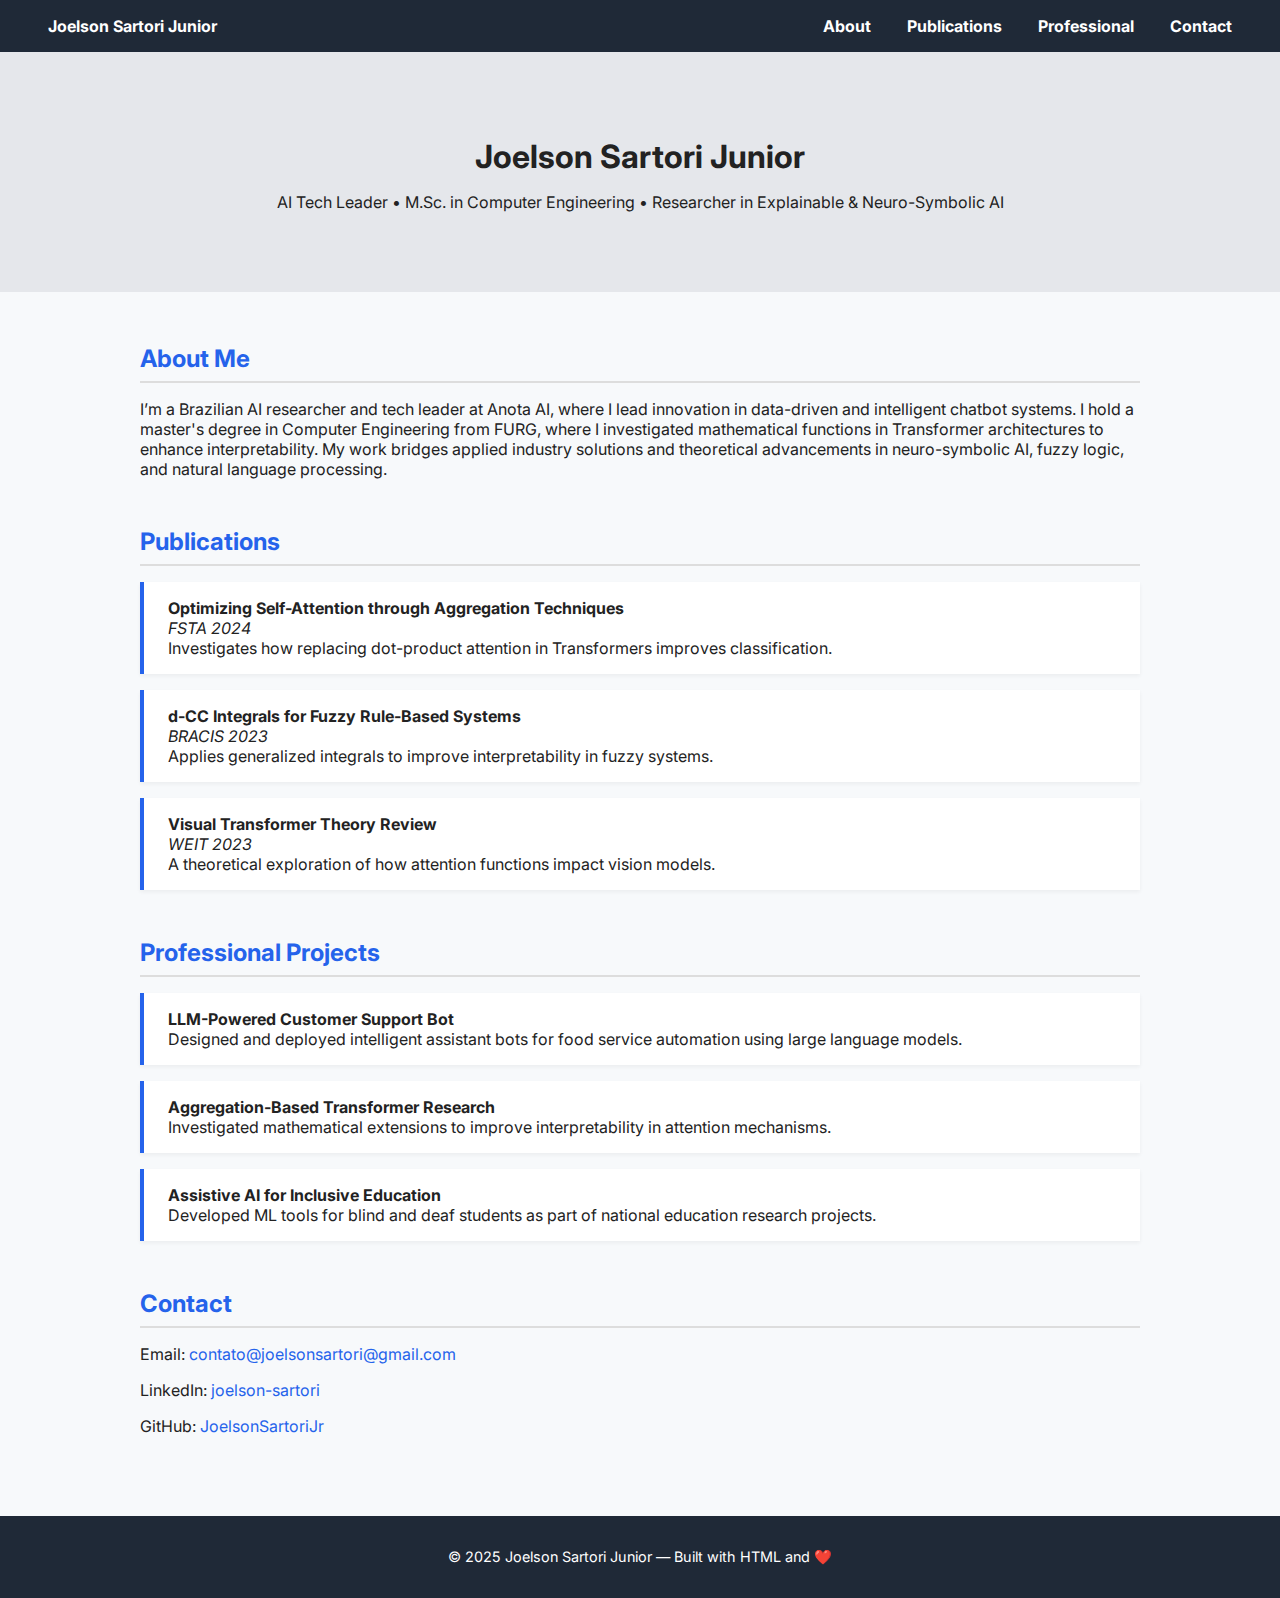
<file: index.html>
<!DOCTYPE html>
<html lang="en">
<head>
  <meta charset="UTF-8" />
  <meta name="viewport" content="width=device-width, initial-scale=1.0" />
  <title>Joelson Sartori Junior | AI Tech Leader & Researcher</title>
  <link href="https://fonts.googleapis.com/css2?family=Inter:wght@400;700&display=swap" rel="stylesheet">
  <style>
    :root {
      --primary: #2563eb;
      --background: #f7f9fb;
      --foreground: #222;
      --header-bg: #e5e7eb;
      --nav-bg: #1f2937;
      --white: #fff;
    }

    body {
      font-family: 'Inter', sans-serif;
      margin: 0;
      background-color: var(--background);
      color: var(--foreground);
    }

    nav {
      background-color: var(--nav-bg);
      padding: 1rem 2rem;
      display: flex;
      justify-content: space-between;
      align-items: center;
      flex-wrap: wrap;
    }

    nav a {
      color: var(--white);
      margin: 0 1rem;
      text-decoration: none;
      font-weight: bold;
    }

    header {
      background-color: var(--header-bg);
      padding: 4rem 2rem;
      text-align: center;
    }

    header h1 {
      margin-bottom: 0.5rem;
    }

    .container {
      max-width: 1000px;
      margin: auto;
      padding: 2rem;
    }

    section {
      margin-bottom: 3rem;
    }

    h2 {
      border-bottom: 2px solid #ddd;
      padding-bottom: 0.5rem;
      margin-bottom: 1rem;
      color: var(--primary);
    }

    .card {
      background-color: var(--white);
      padding: 1rem 1.5rem;
      margin-bottom: 1rem;
      border-left: 4px solid var(--primary);
      box-shadow: 0 2px 4px rgba(0, 0, 0, 0.05);
    }

    a {
      color: var(--primary);
      text-decoration: none;
    }

    footer {
      background-color: var(--nav-bg);
      color: var(--white);
      text-align: center;
      padding: 2rem;
      font-size: 0.9rem;
    }
  </style>
</head>
<body>
  <nav>
    <div><a href="#">Joelson Sartori Junior</a></div>
    <div>
      <a href="#about">About</a>
      <a href="#research">Publications</a>
      <a href="#projects">Professional</a>
      <a href="#contact">Contact</a>
    </div>
  </nav>

  <header>
    <h1>Joelson Sartori Junior</h1>
    <p>AI Tech Leader • M.Sc. in Computer Engineering • Researcher in Explainable & Neuro-Symbolic AI</p>
  </header>

  <main class="container">
    <section id="about">
      <h2>About Me</h2>
      <p>I’m a Brazilian AI researcher and tech leader at Anota AI, where I lead innovation in data-driven and intelligent chatbot systems. I hold a master's degree in Computer Engineering from FURG, where I investigated mathematical functions in Transformer architectures to enhance interpretability. My work bridges applied industry solutions and theoretical advancements in neuro-symbolic AI, fuzzy logic, and natural language processing.</p>
    </section>

    <section id="research">
      <h2>Publications</h2>
      <div class="card">
        <strong>Optimizing Self-Attention through Aggregation Techniques</strong><br>
        <em>FSTA 2024</em><br>
        Investigates how replacing dot-product attention in Transformers improves classification.
      </div>
      <div class="card">
        <strong>d-CC Integrals for Fuzzy Rule-Based Systems</strong><br>
        <em>BRACIS 2023</em><br>
        Applies generalized integrals to improve interpretability in fuzzy systems.
      </div>
      <div class="card">
        <strong>Visual Transformer Theory Review</strong><br>
        <em>WEIT 2023</em><br>
        A theoretical exploration of how attention functions impact vision models.
      </div>
    </section>

    <section id="projects">
      <h2>Professional Projects</h2>
      <div class="card">
        <strong>LLM-Powered Customer Support Bot</strong><br>
        Designed and deployed intelligent assistant bots for food service automation using large language models.
      </div>
      <div class="card">
        <strong>Aggregation-Based Transformer Research</strong><br>
        Investigated mathematical extensions to improve interpretability in attention mechanisms.
      </div>
      <div class="card">
        <strong>Assistive AI for Inclusive Education</strong><br>
        Developed ML tools for blind and deaf students as part of national education research projects.
      </div>
    </section>

    <section id="contact">
      <h2>Contact</h2>
      <p>Email: <a href="mailto:contato@joelsonsartori@gmail.com">contato@joelsonsartori@gmail.com</a></p>
      <p>LinkedIn: <a href="https://linkedin.com/in/joelson-sartori-061323170">joelson-sartori</a></p>
      <p>GitHub: <a href="https://github.com/JoelsonSartoriJr">JoelsonSartoriJr</a></p>
    </section>
  </main>

  <footer>
    &copy; 2025 Joelson Sartori Junior — Built with HTML and ❤️
  </footer>
</body>
</html>
</file>
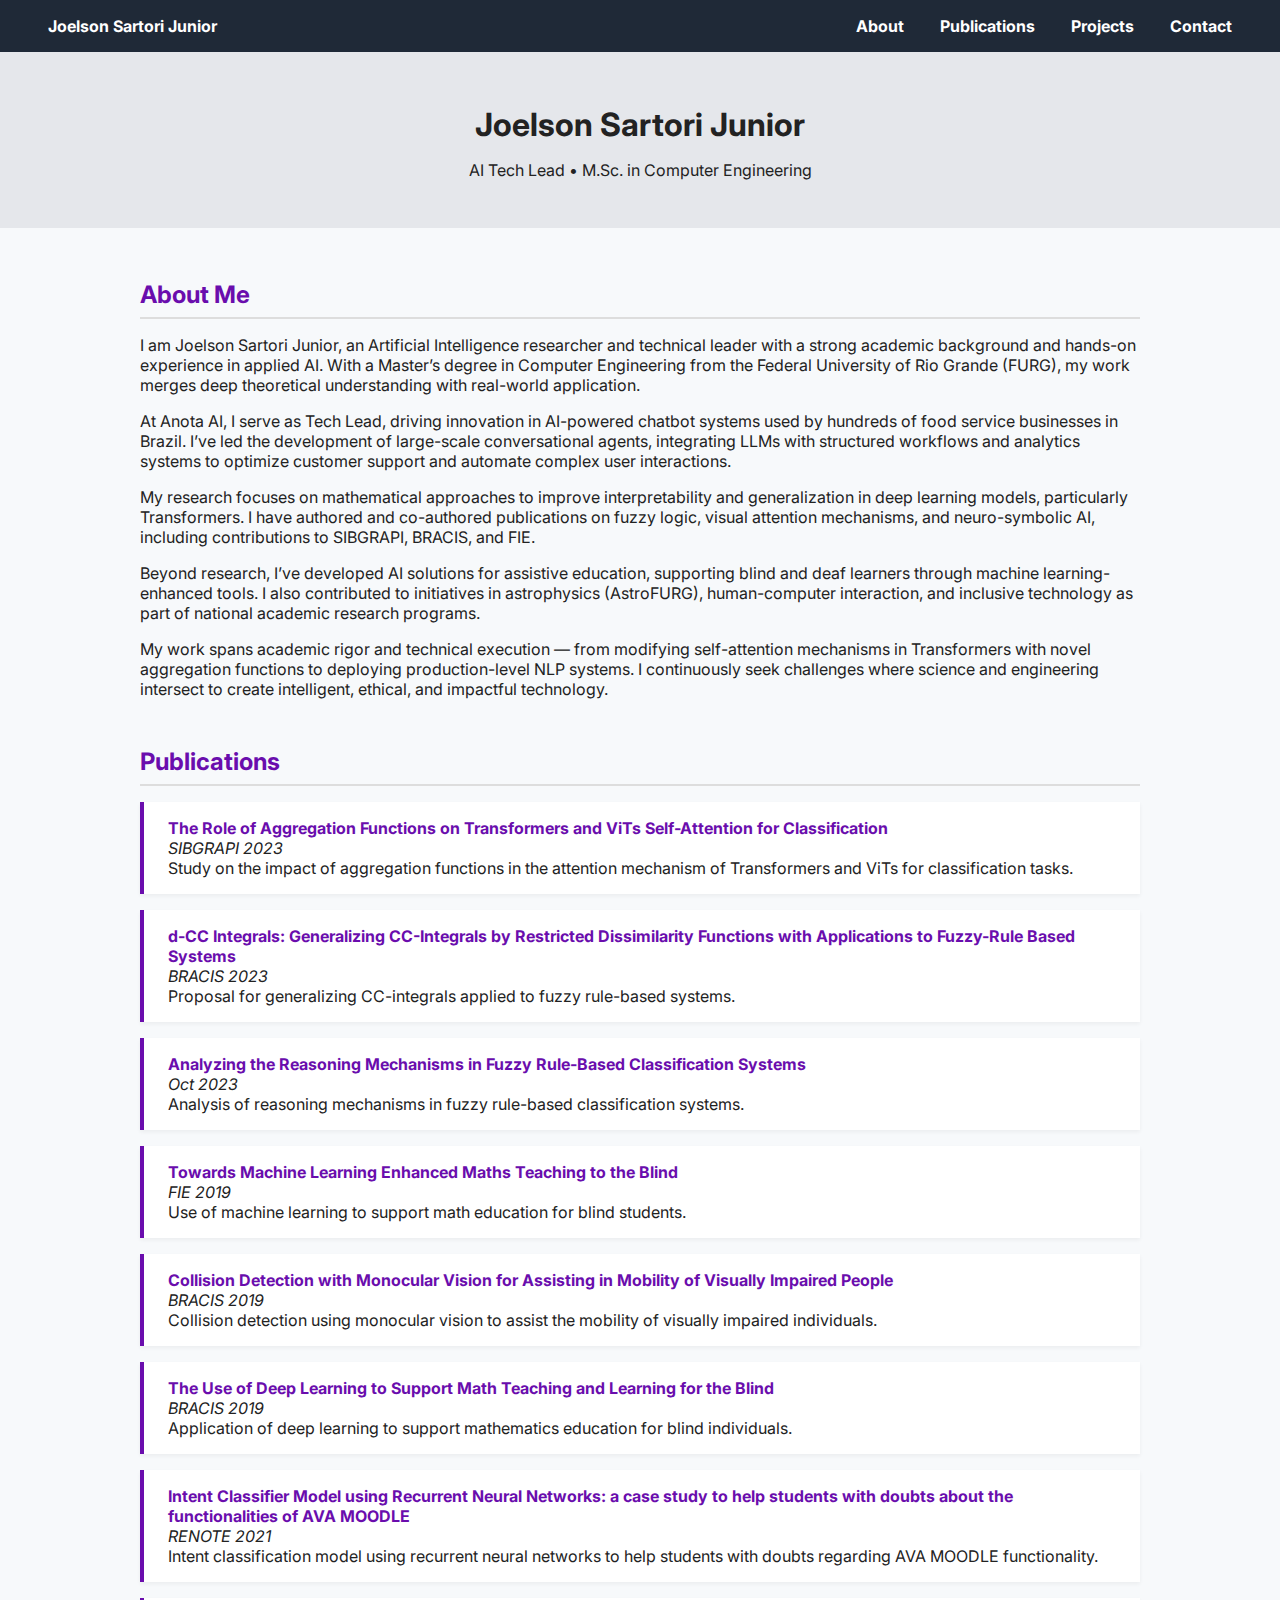
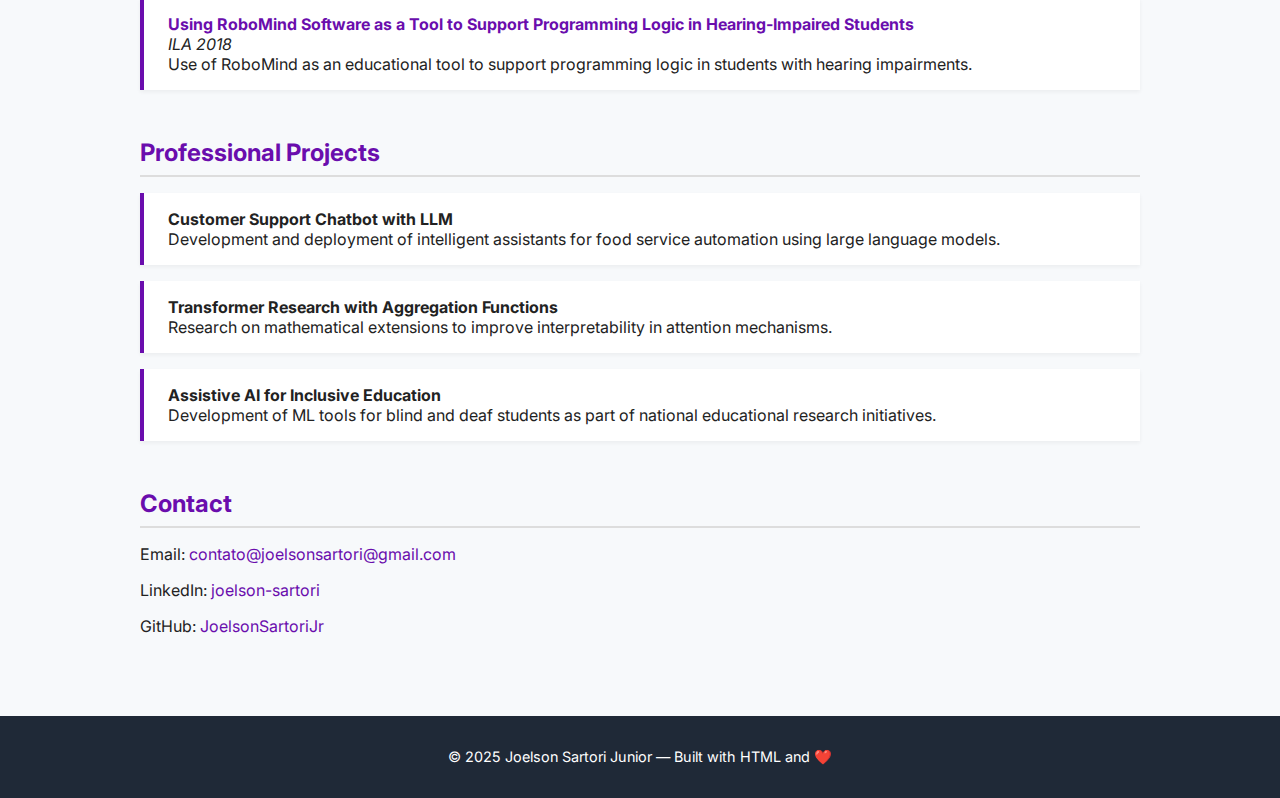
<file: en/index.html>
<!DOCTYPE html>
<html lang="en">
<head>
  <meta charset="UTF-8" />
  <meta name="viewport" content="width=device-width, initial-scale=1.0" />
  <title>Joelson Sartori Junior | AI Tech Lead</title>
  <link href="https://fonts.googleapis.com/css2?family=Inter:wght@400;700&display=swap" rel="stylesheet">
  <link rel="stylesheet" href="/assets/style.css">
</head>
<body>
  <nav>
    <div><a href="#">Joelson Sartori Junior</a></div>
    <div>
      <a href="#about">About</a>
      <a href="#research">Publications</a>
      <a href="#projects">Projects</a>
      <a href="#contact">Contact</a>
    </div>
  </nav>

  <header>
    <h1>Joelson Sartori Junior</h1>
    <p>AI Tech Lead • M.Sc. in Computer Engineering</p>
  </header>

  <main class="container">
  <section id="about">
    <h2>About Me</h2>
    <p>I am Joelson Sartori Junior, an Artificial Intelligence researcher and technical leader with a strong academic background and hands-on experience in applied AI. With a Master’s degree in Computer Engineering from the Federal University of Rio Grande (FURG), my work merges deep theoretical understanding with real-world application.</p>
    <p>At Anota AI, I serve as Tech Lead, driving innovation in AI-powered chatbot systems used by hundreds of food service businesses in Brazil. I’ve led the development of large-scale conversational agents, integrating LLMs with structured workflows and analytics systems to optimize customer support and automate complex user interactions.</p>
    <p>My research focuses on mathematical approaches to improve interpretability and generalization in deep learning models, particularly Transformers. I have authored and co-authored publications on fuzzy logic, visual attention mechanisms, and neuro-symbolic AI, including contributions to SIBGRAPI, BRACIS, and FIE.</p>
    <p>Beyond research, I’ve developed AI solutions for assistive education, supporting blind and deaf learners through machine learning-enhanced tools. I also contributed to initiatives in astrophysics (AstroFURG), human-computer interaction, and inclusive technology as part of national academic research programs.</p>
    <p>My work spans academic rigor and technical execution — from modifying self-attention mechanisms in Transformers with novel aggregation functions to deploying production-level NLP systems. I continuously seek challenges where science and engineering intersect to create intelligent, ethical, and impactful technology.</p>
  </section>

    <section id="research">
      <h2>Publications</h2>

      <div class="card">
        <strong><a href="https://dblp.org/rec/conf/sibgrapi/SartoriBDL23" target="_blank">The Role of Aggregation Functions on Transformers and ViTs Self-Attention for Classification</a></strong><br>
        <em>SIBGRAPI 2023</em><br>
        Study on the impact of aggregation functions in the attention mechanism of Transformers and ViTs for classification tasks.
      </div>

      <div class="card">
        <strong><a href="https://dblp.org/rec/conf/bracis/SartoriLASBBBD23" target="_blank">d-CC Integrals: Generalizing CC-Integrals by Restricted Dissimilarity Functions with Applications to Fuzzy-Rule Based Systems</a></strong><br>
        <em>BRACIS 2023</em><br>
        Proposal for generalizing CC-integrals applied to fuzzy rule-based systems.
      </div>

      <div class="card">
        <strong><a href="https://www.researchgate.net/publication/28245162_Analyzing_the_reasoning_mechanisms_in_fuzzy_rule_based_classification_systems" target="_blank">Analyzing the Reasoning Mechanisms in Fuzzy Rule-Based Classification Systems</a></strong><br>
        <em>Oct 2023</em><br>
        Analysis of reasoning mechanisms in fuzzy rule-based classification systems.
      </div>

      <div class="card">
        <strong><a href="https://ieeexplore.ieee.org/document/9028500" target="_blank">Towards Machine Learning Enhanced Maths Teaching to the Blind</a></strong><br>
        <em>FIE 2019</em><br>
        Use of machine learning to support math education for blind students.
      </div>

      <div class="card">
        <strong><a href="https://ieeexplore.ieee.org/document/9028515" target="_blank">Collision Detection with Monocular Vision for Assisting in Mobility of Visually Impaired People</a></strong><br>
        <em>BRACIS 2019</em><br>
        Collision detection using monocular vision to assist the mobility of visually impaired individuals.
      </div>

      <div class="card">
        <strong><a href="https://ieeexplore.ieee.org/document/9028516" target="_blank">The Use of Deep Learning to Support Math Teaching and Learning for the Blind</a></strong><br>
        <em>BRACIS 2019</em><br>
        Application of deep learning to support mathematics education for blind individuals.
      </div>

      <div class="card">
        <strong><a href="https://scholar.google.com/citations?hl=en&user=5pJ1yEsAAAAJ" target="_blank">Intent Classifier Model using Recurrent Neural Networks: a case study to help students with doubts about the functionalities of AVA MOODLE</a></strong><br>
        <em>RENOTE 2021</em><br>
        Intent classification model using recurrent neural networks to help students with doubts regarding AVA MOODLE functionality.
      </div>

      <div class="card">
        <strong><a href="https://dblp.org/rec/conf/ila/Sartori2018" target="_blank">Using RoboMind Software as a Tool to Support Programming Logic in Hearing-Impaired Students</a></strong><br>
        <em>ILA 2018</em><br>
        Use of RoboMind as an educational tool to support programming logic in students with hearing impairments.
      </div>
    </section>

    <section id="projects">
      <h2>Professional Projects</h2>
      <div class="card">
        <strong>Customer Support Chatbot with LLM</strong><br>
        Development and deployment of intelligent assistants for food service automation using large language models.
      </div>
      <div class="card">
        <strong>Transformer Research with Aggregation Functions</strong><br>
        Research on mathematical extensions to improve interpretability in attention mechanisms.
      </div>
      <div class="card">
        <strong>Assistive AI for Inclusive Education</strong><br>
        Development of ML tools for blind and deaf students as part of national educational research initiatives.
      </div>
    </section>

    <section id="contact">
      <h2>Contact</h2>
      <p>Email: <a href="mailto:contato@joelsonsartori@gmail.com">contato@joelsonsartori@gmail.com</a></p>
      <p>LinkedIn: <a href="https://linkedin.com/in/joelson-sartori-061323170" target="_blank">joelson-sartori</a></p>
      <p>GitHub: <a href="https://github.com/JoelsonSartoriJr" target="_blank">JoelsonSartoriJr</a></p>
    </section>
  </main>

  <footer>
    &copy; 2025 Joelson Sartori Junior — Built with HTML and ❤️
  </footer>
</body>
</html>
</file>
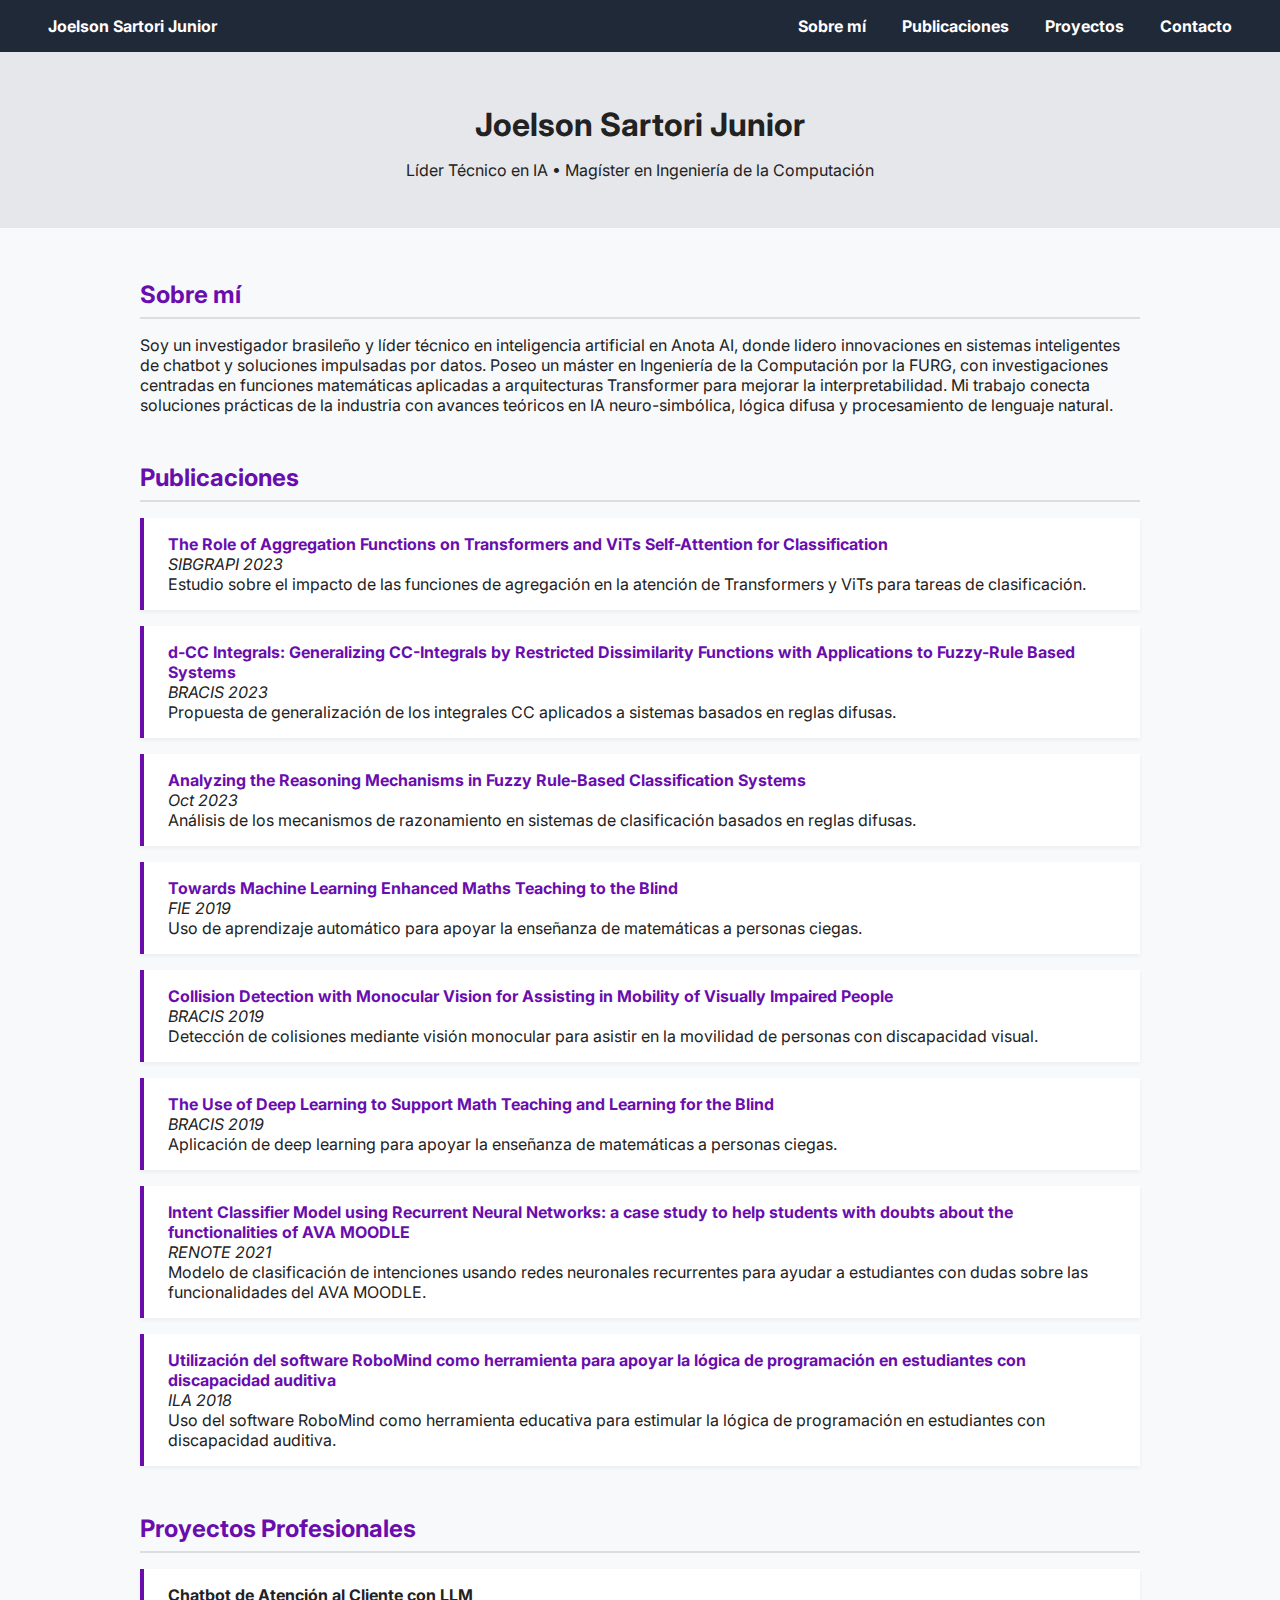
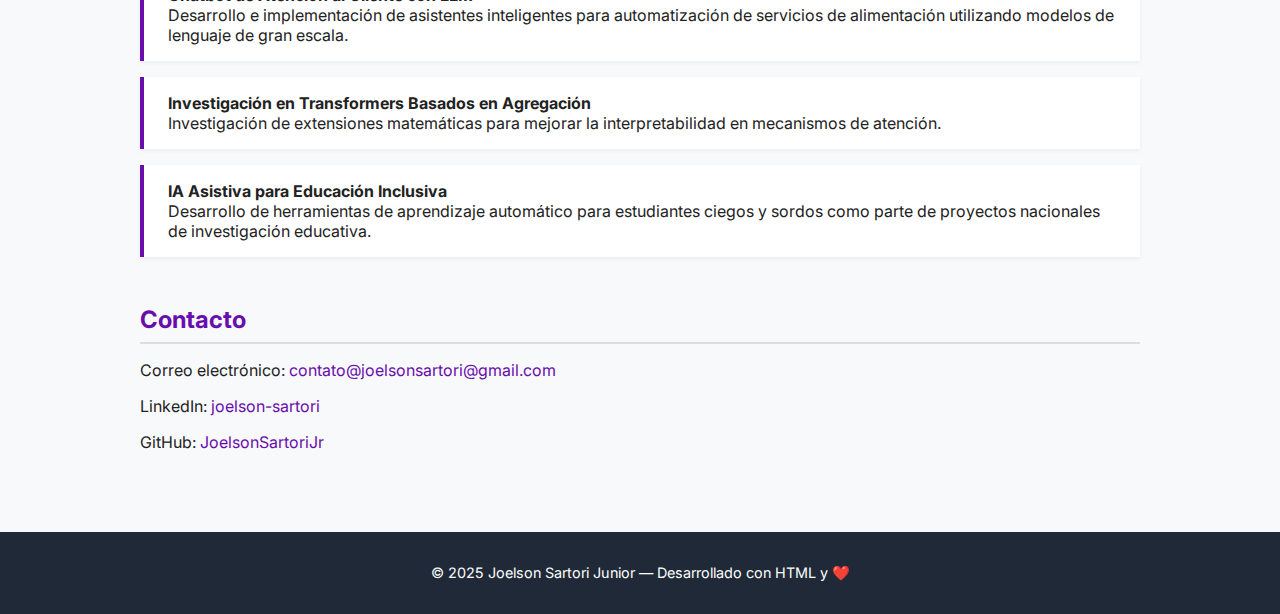
<file: es/index.html>
<!DOCTYPE html>
<html lang="es">
<head>
  <meta charset="UTF-8" />
  <meta name="viewport" content="width=device-width, initial-scale=1.0" />
  <title>Joelson Sartori Junior | Líder Técnico en IA</title>
  <link href="https://fonts.googleapis.com/css2?family=Inter:wght@400;700&display=swap" rel="stylesheet">
  <link rel="stylesheet" href="/assets/style.css">
</head>
<body>
  <nav>
    <div><a href="#">Joelson Sartori Junior</a></div>
    <div>
      <a href="#about">Sobre mí</a>
      <a href="#research">Publicaciones</a>
      <a href="#projects">Proyectos</a>
      <a href="#contact">Contacto</a>
    </div>
  </nav>

  <header>
    <h1>Joelson Sartori Junior</h1>
    <p>Líder Técnico en IA • Magíster en Ingeniería de la Computación</p>
  </header>

  <main class="container">
    <section id="about">
      <h2>Sobre mí</h2>
      <p>Soy un investigador brasileño y líder técnico en inteligencia artificial en Anota AI, donde lidero innovaciones en sistemas inteligentes de chatbot y soluciones impulsadas por datos. Poseo un máster en Ingeniería de la Computación por la FURG, con investigaciones centradas en funciones matemáticas aplicadas a arquitecturas Transformer para mejorar la interpretabilidad. Mi trabajo conecta soluciones prácticas de la industria con avances teóricos en IA neuro-simbólica, lógica difusa y procesamiento de lenguaje natural.</p>
    </section>

    <section id="research">
      <h2>Publicaciones</h2>

      <div class="card">
        <strong><a href="https://dblp.org/rec/conf/sibgrapi/SartoriBDL23" target="_blank">The Role of Aggregation Functions on Transformers and ViTs Self-Attention for Classification</a></strong><br>
        <em>SIBGRAPI 2023</em><br>
        Estudio sobre el impacto de las funciones de agregación en la atención de Transformers y ViTs para tareas de clasificación.
      </div>

      <div class="card">
        <strong><a href="https://dblp.org/rec/conf/bracis/SartoriLASBBBD23" target="_blank">d-CC Integrals: Generalizing CC-Integrals by Restricted Dissimilarity Functions with Applications to Fuzzy-Rule Based Systems</a></strong><br>
        <em>BRACIS 2023</em><br>
        Propuesta de generalización de los integrales CC aplicados a sistemas basados en reglas difusas.
      </div>

      <div class="card">
        <strong><a href="https://www.researchgate.net/publication/28245162_Analyzing_the_reasoning_mechanisms_in_fuzzy_rule_based_classification_systems" target="_blank">Analyzing the Reasoning Mechanisms in Fuzzy Rule-Based Classification Systems</a></strong><br>
        <em>Oct 2023</em><br>
        Análisis de los mecanismos de razonamiento en sistemas de clasificación basados en reglas difusas.
      </div>

      <div class="card">
        <strong><a href="https://ieeexplore.ieee.org/document/9028500" target="_blank">Towards Machine Learning Enhanced Maths Teaching to the Blind</a></strong><br>
        <em>FIE 2019</em><br>
        Uso de aprendizaje automático para apoyar la enseñanza de matemáticas a personas ciegas.
      </div>

      <div class="card">
        <strong><a href="https://ieeexplore.ieee.org/document/9028515" target="_blank">Collision Detection with Monocular Vision for Assisting in Mobility of Visually Impaired People</a></strong><br>
        <em>BRACIS 2019</em><br>
        Detección de colisiones mediante visión monocular para asistir en la movilidad de personas con discapacidad visual.
      </div>

      <div class="card">
        <strong><a href="https://ieeexplore.ieee.org/document/9028516" target="_blank">The Use of Deep Learning to Support Math Teaching and Learning for the Blind</a></strong><br>
        <em>BRACIS 2019</em><br>
        Aplicación de deep learning para apoyar la enseñanza de matemáticas a personas ciegas.
      </div>

      <div class="card">
        <strong><a href="https://scholar.google.com/citations?hl=en&user=5pJ1yEsAAAAJ" target="_blank">Intent Classifier Model using Recurrent Neural Networks: a case study to help students with doubts about the functionalities of AVA MOODLE</a></strong><br>
        <em>RENOTE 2021</em><br>
        Modelo de clasificación de intenciones usando redes neuronales recurrentes para ayudar a estudiantes con dudas sobre las funcionalidades del AVA MOODLE.
      </div>

      <div class="card">
        <strong><a href="https://dblp.org/rec/conf/ila/Sartori2018" target="_blank">Utilización del software RoboMind como herramienta para apoyar la lógica de programación en estudiantes con discapacidad auditiva</a></strong><br>
        <em>ILA 2018</em><br>
        Uso del software RoboMind como herramienta educativa para estimular la lógica de programación en estudiantes con discapacidad auditiva.
      </div>
    </section>

    <section id="projects">
      <h2>Proyectos Profesionales</h2>
      <div class="card">
        <strong>Chatbot de Atención al Cliente con LLM</strong><br>
        Desarrollo e implementación de asistentes inteligentes para automatización de servicios de alimentación utilizando modelos de lenguaje de gran escala.
      </div>
      <div class="card">
        <strong>Investigación en Transformers Basados en Agregación</strong><br>
        Investigación de extensiones matemáticas para mejorar la interpretabilidad en mecanismos de atención.
      </div>
      <div class="card">
        <strong>IA Asistiva para Educación Inclusiva</strong><br>
        Desarrollo de herramientas de aprendizaje automático para estudiantes ciegos y sordos como parte de proyectos nacionales de investigación educativa.
      </div>
    </section>

    <section id="contact">
      <h2>Contacto</h2>
      <p>Correo electrónico: <a href="mailto:contato@joelsonsartori@gmail.com">contato@joelsonsartori@gmail.com</a></p>
      <p>LinkedIn: <a href="https://linkedin.com/in/joelson-sartori-061323170" target="_blank">joelson-sartori</a></p>
      <p>GitHub: <a href="https://github.com/JoelsonSartoriJr" target="_blank">JoelsonSartoriJr</a></p>
    </section>
  </main>

  <footer>
    &copy; 2025 Joelson Sartori Junior — Desarrollado con HTML y ❤️
  </footer>
</body>
</html>
</file>
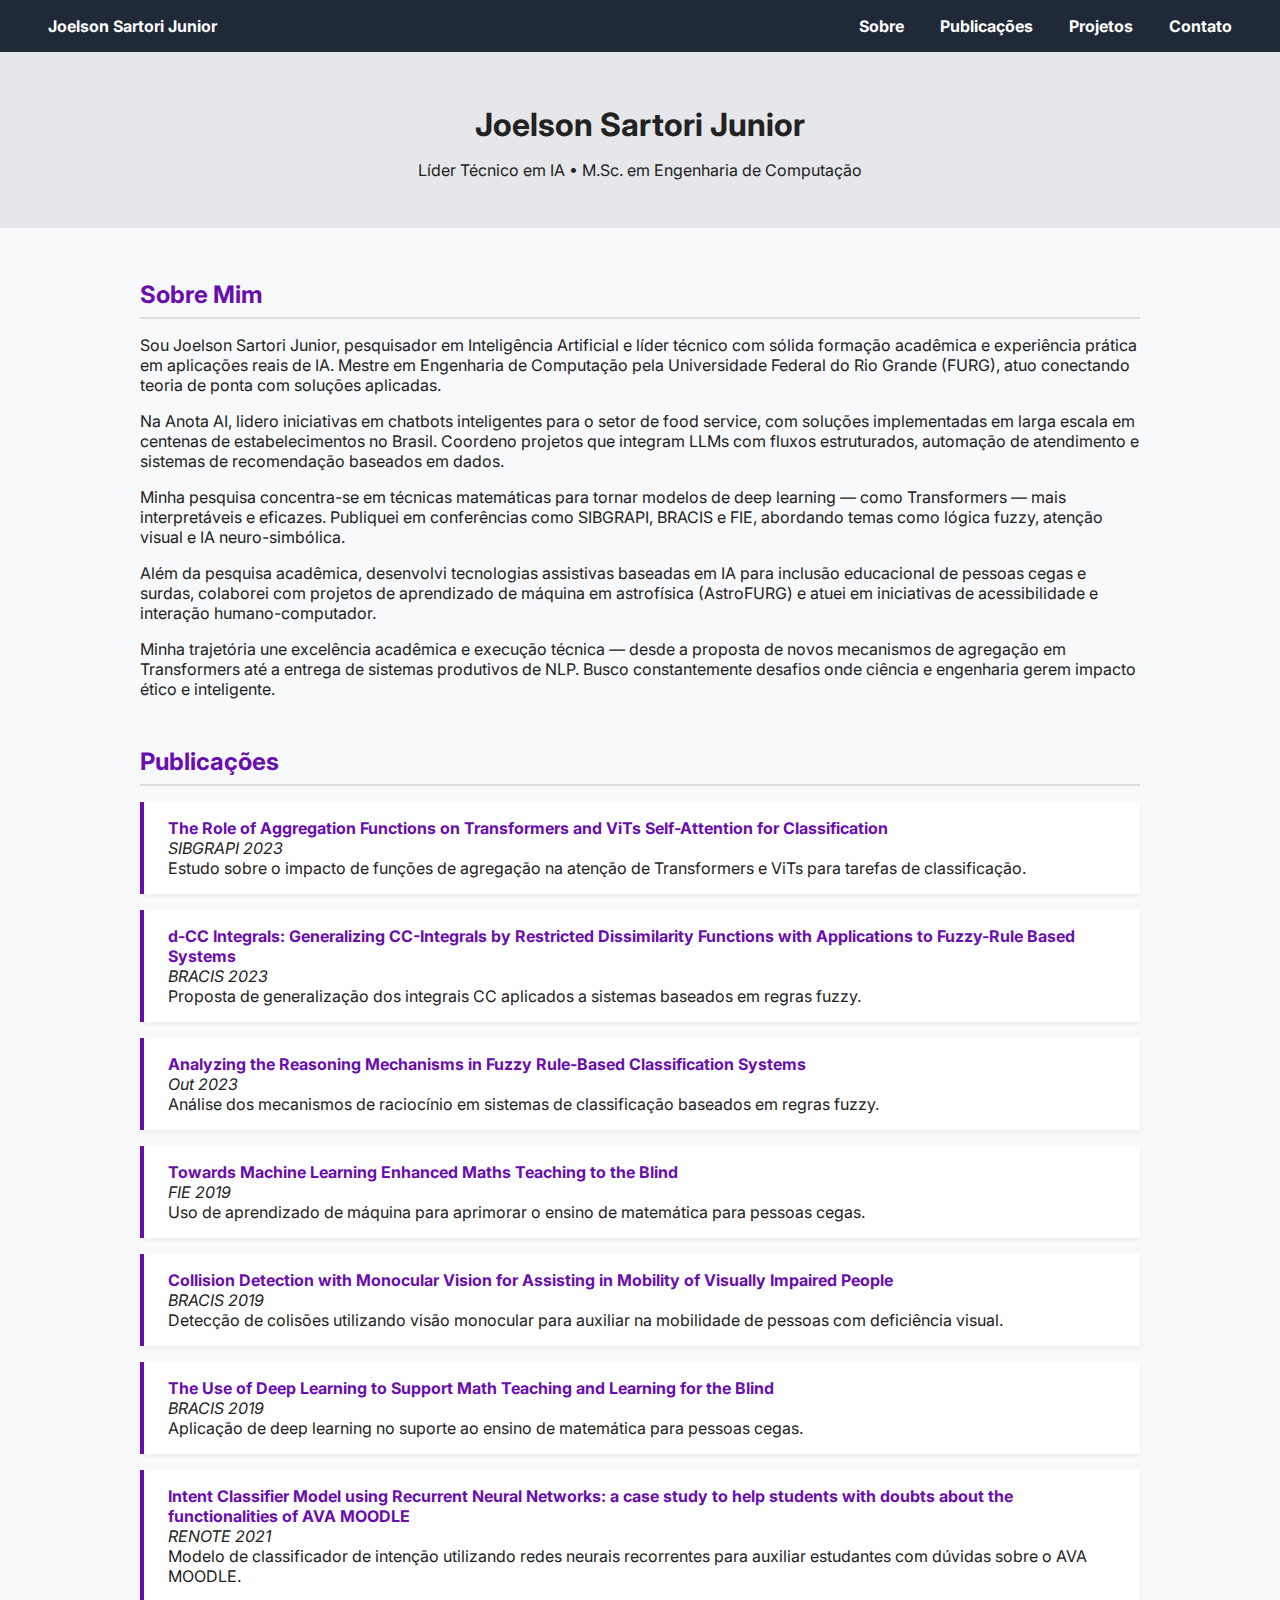
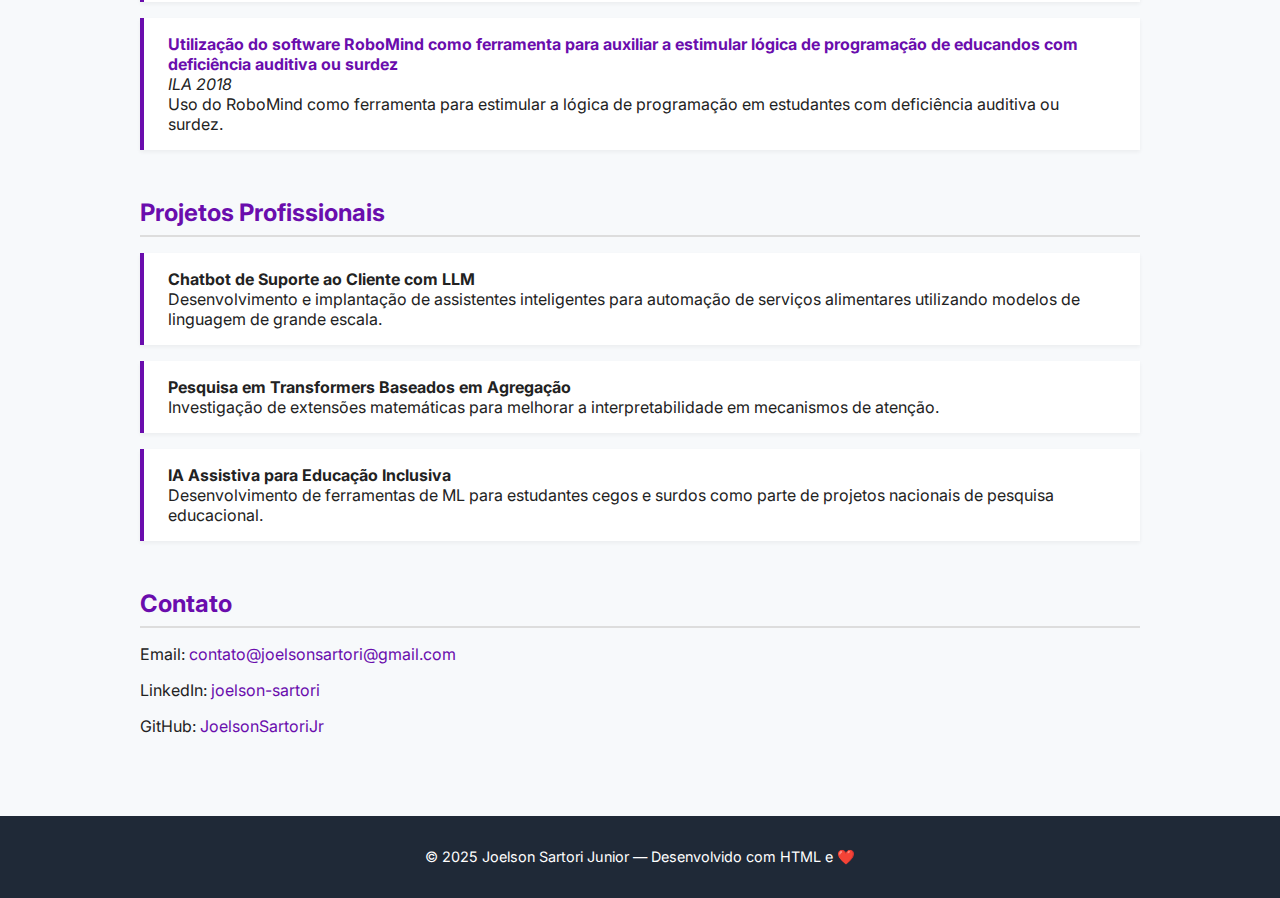
<file: pt/index.html>
<!DOCTYPE html>
<html lang="pt-BR">
<head>
  <meta charset="UTF-8" />
  <meta name="viewport" content="width=device-width, initial-scale=1.0" />
  <title>Joelson Sartori Junior | Líder Técnico em IA</title>
  <link href="https://fonts.googleapis.com/css2?family=Inter:wght@400;700&display=swap" rel="stylesheet">
  <link rel="stylesheet" href="/assets/style.css">
</head>
<body>
  <nav>
    <div><a href="#">Joelson Sartori Junior</a></div>
    <div>
      <a href="#about">Sobre</a>
      <a href="#research">Publicações</a>
      <a href="#projects">Projetos</a>
      <a href="#contact">Contato</a>
    </div>
  </nav>

  <header>
    <h1>Joelson Sartori Junior</h1>
    <p>Líder Técnico em IA • M.Sc. em Engenharia de Computação</p>
  </header>

  <main class="container">
<section id="about">
  <h2>Sobre Mim</h2>
  <p>Sou Joelson Sartori Junior, pesquisador em Inteligência Artificial e líder técnico com sólida formação acadêmica e experiência prática em aplicações reais de IA. Mestre em Engenharia de Computação pela Universidade Federal do Rio Grande (FURG), atuo conectando teoria de ponta com soluções aplicadas.</p>
  <p>Na Anota AI, lidero iniciativas em chatbots inteligentes para o setor de food service, com soluções implementadas em larga escala em centenas de estabelecimentos no Brasil. Coordeno projetos que integram LLMs com fluxos estruturados, automação de atendimento e sistemas de recomendação baseados em dados.</p>
  <p>Minha pesquisa concentra-se em técnicas matemáticas para tornar modelos de deep learning — como Transformers — mais interpretáveis e eficazes. Publiquei em conferências como SIBGRAPI, BRACIS e FIE, abordando temas como lógica fuzzy, atenção visual e IA neuro-simbólica.</p>
  <p>Além da pesquisa acadêmica, desenvolvi tecnologias assistivas baseadas em IA para inclusão educacional de pessoas cegas e surdas, colaborei com projetos de aprendizado de máquina em astrofísica (AstroFURG) e atuei em iniciativas de acessibilidade e interação humano-computador.</p>
  <p>Minha trajetória une excelência acadêmica e execução técnica — desde a proposta de novos mecanismos de agregação em Transformers até a entrega de sistemas produtivos de NLP. Busco constantemente desafios onde ciência e engenharia gerem impacto ético e inteligente.</p>
</section>

    <section id="research">
      <h2>Publicações</h2>

      <div class="card">
        <strong><a href="https://dblp.org/rec/conf/sibgrapi/SartoriBDL23" target="_blank">The Role of Aggregation Functions on Transformers and ViTs Self-Attention for Classification</a></strong><br>
        <em>SIBGRAPI 2023</em><br>
        Estudo sobre o impacto de funções de agregação na atenção de Transformers e ViTs para tarefas de classificação.
      </div>

      <div class="card">
        <strong><a href="https://dblp.org/rec/conf/bracis/SartoriLASBBBD23" target="_blank">d-CC Integrals: Generalizing CC-Integrals by Restricted Dissimilarity Functions with Applications to Fuzzy-Rule Based Systems</a></strong><br>
        <em>BRACIS 2023</em><br>
        Proposta de generalização dos integrais CC aplicados a sistemas baseados em regras fuzzy.
      </div>

      <div class="card">
        <strong><a href="https://www.researchgate.net/publication/28245162_Analyzing_the_reasoning_mechanisms_in_fuzzy_rule_based_classification_systems" target="_blank">Analyzing the Reasoning Mechanisms in Fuzzy Rule-Based Classification Systems</a></strong><br>
        <em>Out 2023</em><br>
        Análise dos mecanismos de raciocínio em sistemas de classificação baseados em regras fuzzy.
      </div>

      <div class="card">
        <strong><a href="https://ieeexplore.ieee.org/document/9028500" target="_blank">Towards Machine Learning Enhanced Maths Teaching to the Blind</a></strong><br>
        <em>FIE 2019</em><br>
        Uso de aprendizado de máquina para aprimorar o ensino de matemática para pessoas cegas.
      </div>

      <div class="card">
        <strong><a href="https://ieeexplore.ieee.org/document/9028515" target="_blank">Collision Detection with Monocular Vision for Assisting in Mobility of Visually Impaired People</a></strong><br>
        <em>BRACIS 2019</em><br>
        Detecção de colisões utilizando visão monocular para auxiliar na mobilidade de pessoas com deficiência visual.
      </div>

      <div class="card">
        <strong><a href="https://ieeexplore.ieee.org/document/9028516" target="_blank">The Use of Deep Learning to Support Math Teaching and Learning for the Blind</a></strong><br>
        <em>BRACIS 2019</em><br>
        Aplicação de deep learning no suporte ao ensino de matemática para pessoas cegas.
      </div>

      <div class="card">
        <strong><a href="https://scholar.google.com/citations?hl=en&user=5pJ1yEsAAAAJ" target="_blank">Intent Classifier Model using Recurrent Neural Networks: a case study to help students with doubts about the functionalities of AVA MOODLE</a></strong><br>
        <em>RENOTE 2021</em><br>
        Modelo de classificador de intenção utilizando redes neurais recorrentes para auxiliar estudantes com dúvidas sobre o AVA MOODLE.
      </div>

      <div class="card">
        <strong><a href="https://dblp.org/rec/conf/ila/Sartori2018" target="_blank">Utilização do software RoboMind como ferramenta para auxiliar a estimular lógica de programação de educandos com deficiência auditiva ou surdez</a></strong><br>
        <em>ILA 2018</em><br>
        Uso do RoboMind como ferramenta para estimular a lógica de programação em estudantes com deficiência auditiva ou surdez.
      </div>
    </section>

    <section id="projects">
      <h2>Projetos Profissionais</h2>
      <div class="card">
        <strong>Chatbot de Suporte ao Cliente com LLM</strong><br>
        Desenvolvimento e implantação de assistentes inteligentes para automação de serviços alimentares utilizando modelos de linguagem de grande escala.
      </div>
      <div class="card">
        <strong>Pesquisa em Transformers Baseados em Agregação</strong><br>
        Investigação de extensões matemáticas para melhorar a interpretabilidade em mecanismos de atenção.
      </div>
      <div class="card">
        <strong>IA Assistiva para Educação Inclusiva</strong><br>
        Desenvolvimento de ferramentas de ML para estudantes cegos e surdos como parte de projetos nacionais de pesquisa educacional.
      </div>
    </section>

    <section id="contact">
      <h2>Contato</h2>
      <p>Email: <a href="mailto:contato@joelsonsartori@gmail.com">contato@joelsonsartori@gmail.com</a></p>
      <p>LinkedIn: <a href="https://linkedin.com/in/joelson-sartori-061323170" target="_blank">joelson-sartori</a></p>
      <p>GitHub: <a href="https://github.com/JoelsonSartoriJr" target="_blank">JoelsonSartoriJr</a></p>
    </section>
  </main>

  <footer>
    &copy; 2025 Joelson Sartori Junior — Desenvolvido com HTML e ❤️
  </footer>
</body>
</html>
</file>
<file: assets/style.css>
:root {
  --primary-color: #6A0DAD; /* Roxo moderno */
  --background-color: #f7f9fb;
  --text-color: #222;
  --header-bg-color: #e5e7eb;
  --nav-bg-color: #1f2937;
  --white-color: #fff;
}

body {
  font-family: 'Inter', sans-serif;
  margin: 0;
  background-color: var(--background-color);
  color: var(--text-color);
}

nav {
  background-color: var(--nav-bg-color);
  padding: 1rem 2rem;
  display: flex;
  justify-content: space-between;
  align-items: center;
  flex-wrap: wrap;
}

nav a {
  color: var(--white-color);
  margin: 0 1rem;
  text-decoration: none;
  font-weight: bold;
}

header {
  background-color: var(--header-bg-color);
  padding: 2rem 1rem;
  text-align: center;
}

header h1 {
  margin-bottom: 0.5rem;
}

.container {
  max-width: 1000px;
  margin: auto;
  padding: 2rem;
}

section {
  margin-bottom: 3rem;
}

h2 {
  border-bottom: 2px solid #ddd;
  padding-bottom: 0.5rem;
  margin-bottom: 1rem;
  color: var(--primary-color);
}

.card {
  background-color: var(--white-color);
  padding: 1rem 1.5rem;
  margin-bottom: 1rem;
  border-left: 4px solid var(--primary-color);
  box-shadow: 0 2px 4px rgba(0, 0, 0, 0.05);
}

a {
  color: var(--primary-color);
  text-decoration: none;
}

footer {
  background-color: var(--nav-bg-color);
  color: var(--white-color);
  text-align: center;
  padding: 2rem;
  font-size: 0.9rem;
}
</file>
